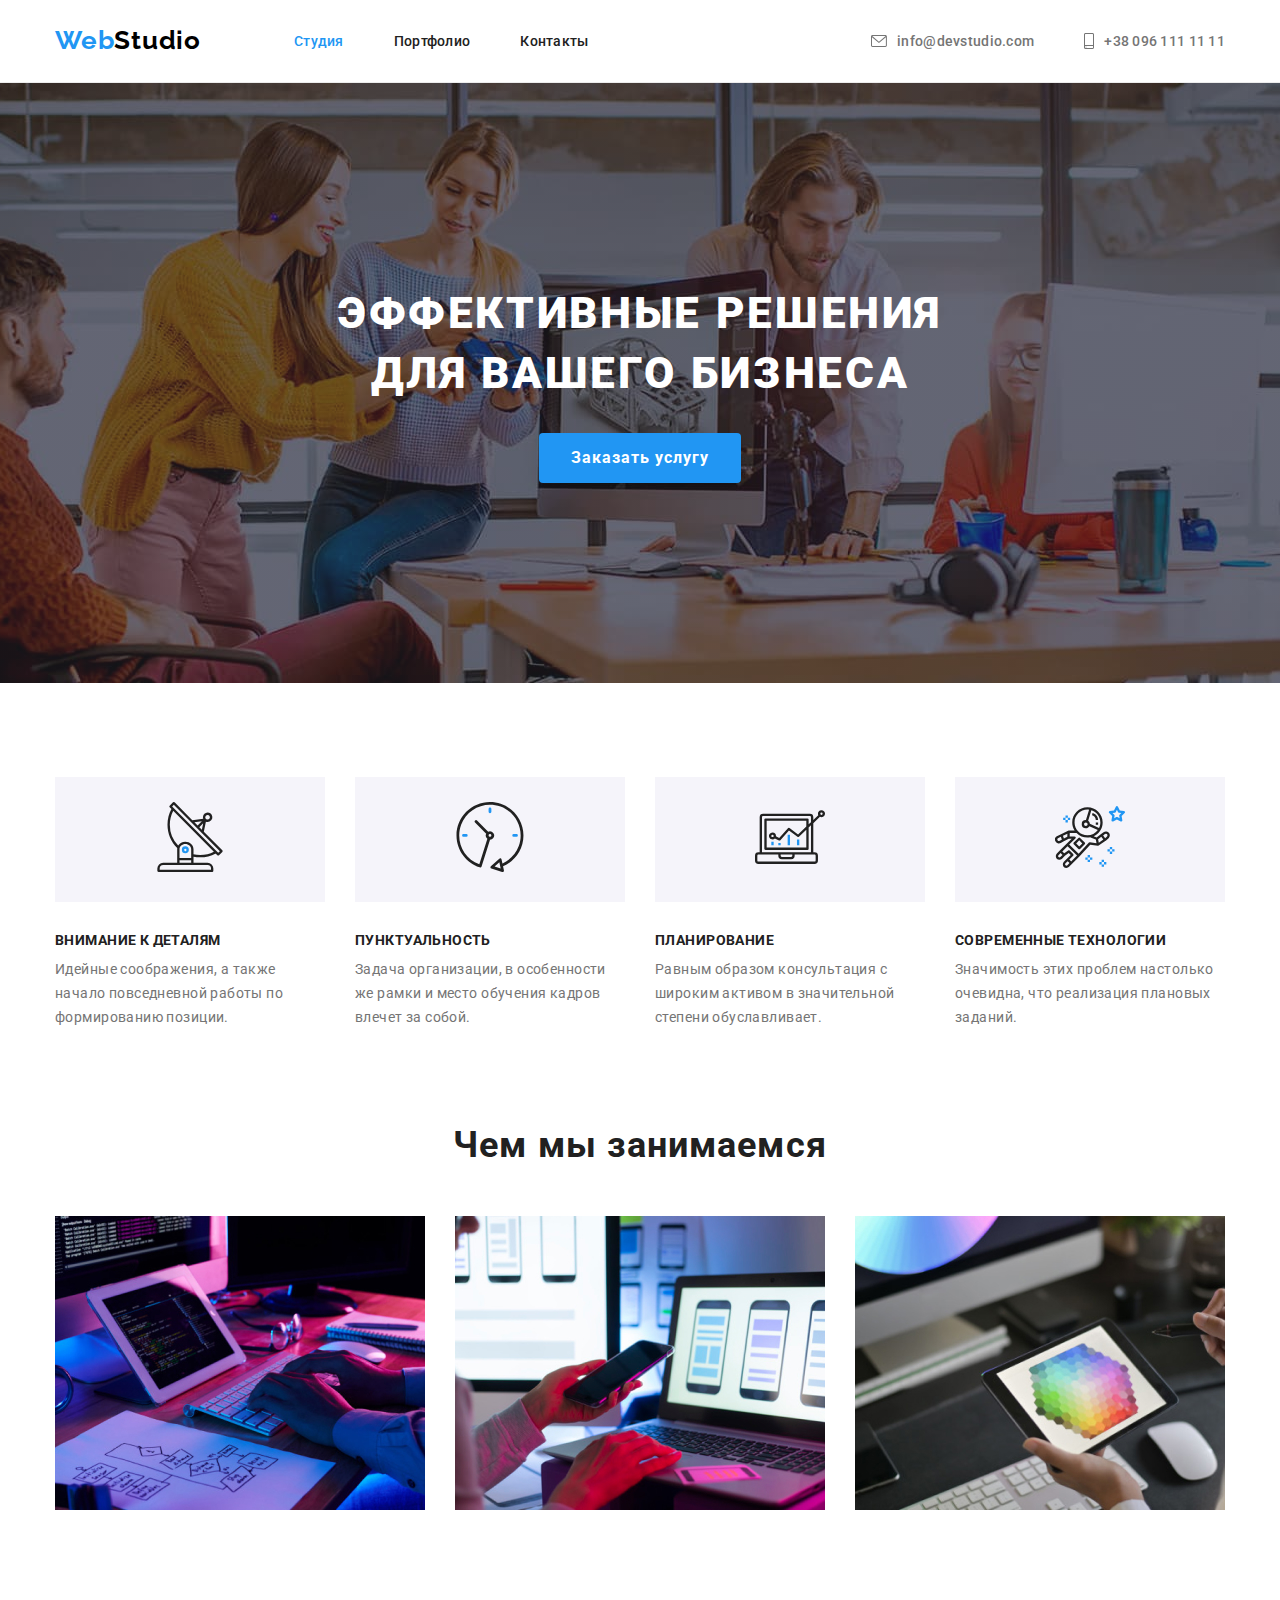
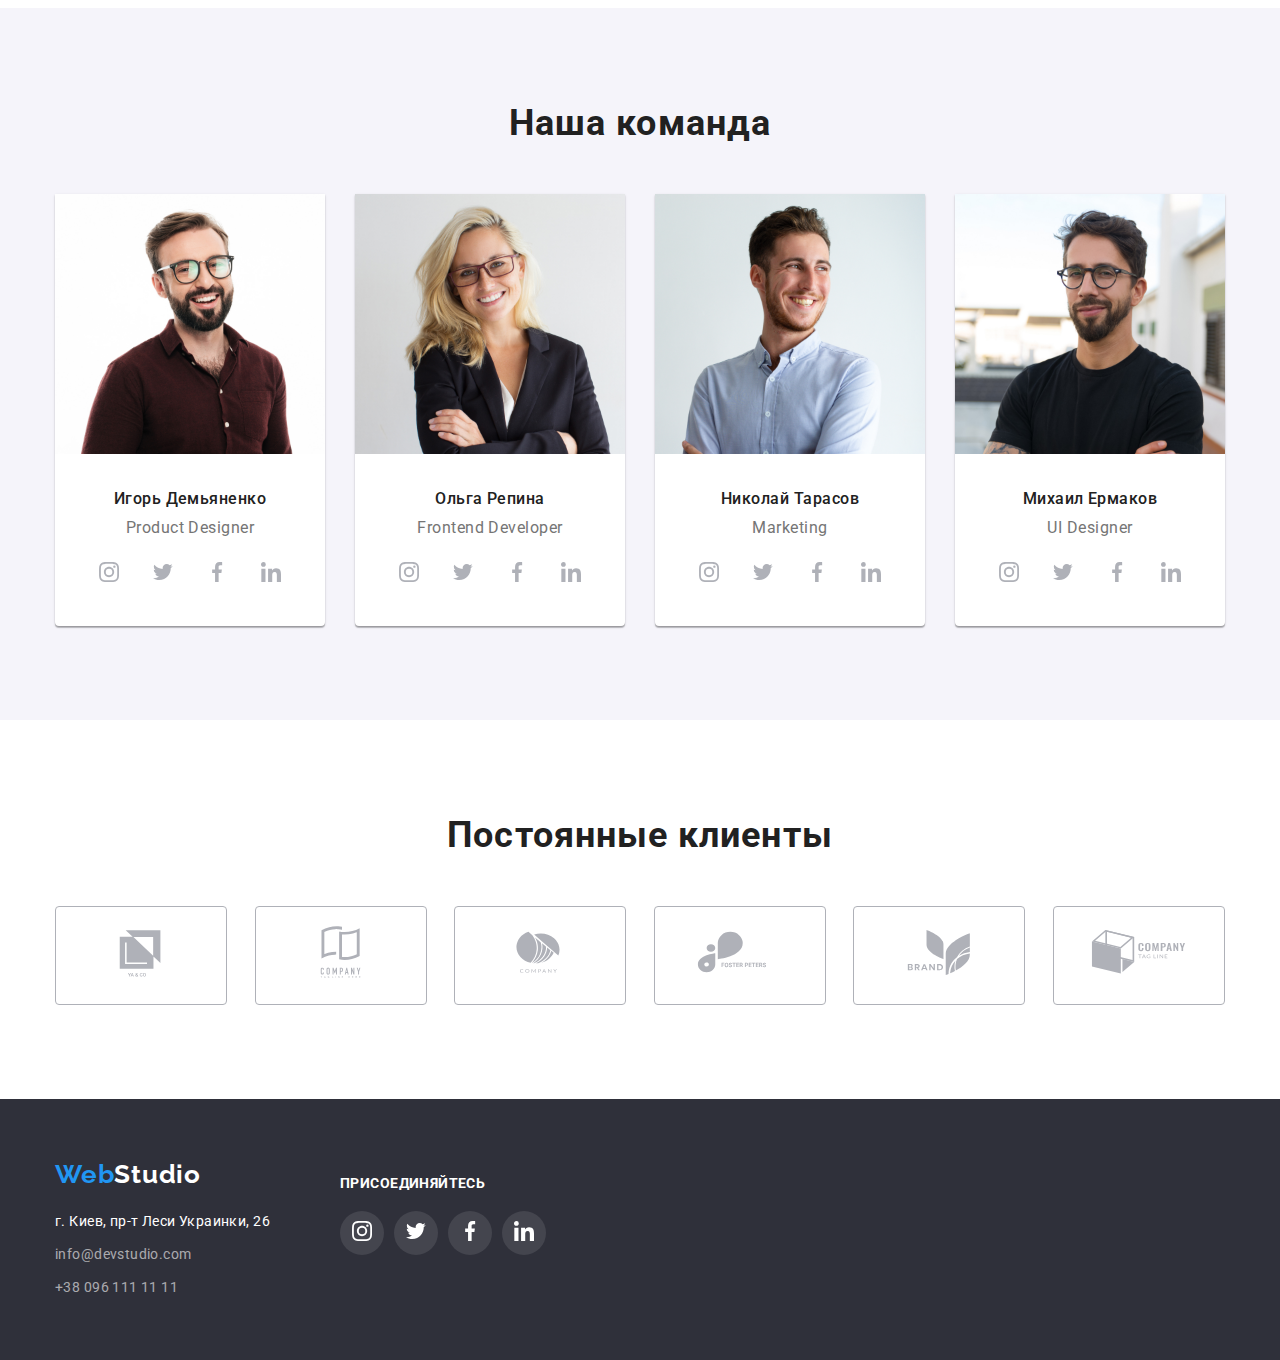
<file: index.html>
<!DOCTYPE html>
<html lang="ru">
<head>
    <meta charset="UTF-8">
    <meta http-equiv="X-UA-Compatible" content="IE=edge">
    <meta name="viewport" content="width=device-width, initial-scale=1.0">
    <title>goit-markup-hw-01</title>
    <link rel="preconnect" href="https://fonts.gstatic.com">
    <link href="https://fonts.googleapis.com/css2?family=Raleway:wght@700&family=Roboto:wght@400;500;700;900&display=swap"
        rel="stylesheet">
    <link rel="stylesheet" href="https://cdnjs.cloudflare.com/ajax/libs/modern-normalize/1.0.0/modern-normalize.min.css">
    <link rel="stylesheet" href="./css/styles.css">
</head>
<body>
    <header class="page-header">
        <div class="container nav-media">
            <nav class="main-nav">
                <a href="./index.html" class="logo"> <span class="logo-primary">Web</span>Studio</a>
                <ul class="site-nav">
                    <li class="item"><a href="./index.html" class="link current">Студия</a></li>
                    <li class="item"><a href="./portfolio.html" class="link">Портфолио</a></li>
                    <li class="item"><a href="" class="link">Контакты</a></li>
                </ul>
            </nav>
            <ul class="site-media">
                <li class="item"><a href="mailto:info@devstudio.com" class="link"><svg class="icon" width="16px" height="12px">
                    <use href="./images/svg/symbol-defs.svg#envelope"></use>
                </svg>info@devstudio.com</a></li>
                <li class="item"><a href="tel:+380961111111" class="link"><svg class="icon" width="10px" height="16px">
                    <use href="./images/svg/symbol-defs.svg#smartphone"></use>
                </svg>+38 096 111 11 11</a></li>
            </ul>
        </div>
    </header>

    <main>
        <section class="hero">
            <div class="container">
                <h1 class="hero-title">Эффективные решения <br />для вашего бизнеса</h1>
                <button type="button" class="button primary">Заказать услугу</button>
            </div>
        </section>
        <section class="section">
            <div class="container">
                <h2 class="visually-hidden">Наши преимущества</h2>
                <ul class="features">
                    <li class="item">
                        <div class="features-icon">
                            <svg class="icon" width="70px" height="70px">
                                <use href="./images/svg/symbol-defs.svg#antenna1"></use>
                            </svg>
                        </div>  
                        <h3 class="features-title">Внимание к деталям</h3>
                        <p class="features-description">
                            Идейные соображения, а также начало повседневной работы по формированию позиции.
                        </p>
                    </li>
                    <li class="item">
                        <div class="features-icon">
                            <svg class="icon" width="70px" height="70px">
                                <use href="./images/svg/symbol-defs.svg#clock1"></use>
                            </svg>
                        </div>
                        <h3 class="features-title">Пунктуальность</h3>
                        <p class="features-description">
                            Задача организации, в особенности же рамки и место обучения кадров влечет за собой.
                        </p>
                    </li>
                    <li class="item">
                        <div class="features-icon">
                            <svg class="icon" width="70px" height="70px">
                                <use href="./images/svg/symbol-defs.svg#diagram1"></use>
                            </svg>
                        </div>
                        <h3 class="features-title">Планирование</h3>
                        <p class="features-description">
                            Равным образом консультация с широким активом в значительной степени обуславливает.
                        </p>
                    </li>
                    <li class="item">
                        <div class="features-icon">
                            <svg class="icon" width="70px" height="70px">
                                <use href="./images/svg/symbol-defs.svg#astronaut1"></use>
                            </svg>
                        </div>
                        <h3 class="features-title">Современные технологии</h3>
                        <p class="features-description">Значимость этих проблем настолько очевидна, что реализация плановых заданий.</p>
                    </li>
                </ul>
            </div>
        </section>
        <section class="section">
          <div class="container">
                <h2 class="section-title">Чем мы занимаемся</h2>
                <ul class="speciality">
                    <li class="item"><img src="./images/box1.jpg" alt="box1" width="370"></li>
                    <li class="item"><img src="./images/box2.jpg" alt="box2" width="370"></li>
                    <li class="item"><img src="./images/box3.jpg" alt="box3" width="370"></li>
                </ul>
          </div>
        </section>
        <section class="section section-team">
            <div class="container">
                <h2 class="section-title">Наша команда</h2>
                <ul class="team">
                    <li class="member-list">
                        <img src="./images/img1.jpg" alt="img1" width="270">
                        <div class="member-info">
                            <p class="team-member">Игорь Демьяненко</p>
                            <p class="team-position">Product Designer</p>
                        </div>
                        <div class="socials">
                            <ul class="member-socials">
                                <li class="item">
                                    <button type="button" class="button"><svg class="button-socials" width="20px" height="20px">
                                            <use href="./images/svg/symbol-defs.svg#instagram"></use>
                                        </svg></button>
                                </li>
                                <li class="item">
                                    <button type="button" class="button"><svg class="button-socials" width="20px" height="20px">
                                        <use href="./images/svg/symbol-defs.svg#twitter"></use>
                                    </svg></button></li>
                                    
                                </li>
                                <li class="item">
                                    <button type="button" class="button"><svg class="button-socials" width="20px" height="20px">
                                            <use href="./images/svg/symbol-defs.svg#facebook"></use>
                                        </svg></button>
                                </li>
                                <li class="item">
                                    <button type="button" class="button"><svg class="button-socials" width="20px" height="20px">
                                            <use href="./images/svg/symbol-defs.svg#linkedin"></use>
                                        </svg></button>
                                </li>
                            </ul>
                        </div>
                    </li>
                    <li class="member-list">
                        <img src="./images/img2.jpg" alt="img2" width="270">
                        <div class="member-info">
                            <p class="team-member">Ольга Репина</p>
                            <p class="team-position">Frontend Developer</p>
                        </div>
                        <div class="socials">
                            <ul class="member-socials">
                                <li class="item">
                                    <button type="button" class="button"><svg class="button-socials" width="20px" height="20px">
                                            <use href="./images/svg/symbol-defs.svg#instagram"></use>
                                        </svg></button>
                                </li>
                                <li class="item">
                                    <button type="button" class="button"><svg class="button-socials" width="20px" height="20px">
                                            <use href="./images/svg/symbol-defs.svg#twitter"></use>
                                        </svg></button>
                                </li>
                        
                                </li>
                                <li class="item">
                                    <button type="button" class="button"><svg class="button-socials" width="20px" height="20px">
                                            <use href="./images/svg/symbol-defs.svg#facebook"></use>
                                        </svg></button>
                                </li>
                                <li class="item">
                                    <button type="button" class="button"><svg class="button-socials" width="20px" height="20px">
                                            <use href="./images/svg/symbol-defs.svg#linkedin"></use>
                                        </svg></button>
                                </li>
                            </ul>
                        </div>
                    </li>
                    <li class="member-list">
                        <img src="./images/img3.jpg" alt="img3" width="270">
                        <div class="member-info">
                            <p class="team-member">Николай Тарасов</p>
                            <p class="team-position">Marketing</p>
                        </div>
                        <div class="socials">
                            <ul class="member-socials">
                                <li class="item">
                                    <button type="button" class="button"><svg class="button-socials" width="20px" height="20px">
                                            <use href="./images/svg/symbol-defs.svg#instagram"></use>
                                        </svg></button>
                                </li>
                                <li class="item">
                                    <button type="button" class="button"><svg class="button-socials" width="20px" height="20px">
                                            <use href="./images/svg/symbol-defs.svg#twitter"></use>
                                        </svg></button>
                                </li>
                        
                                </li>
                                <li class="item">
                                    <button type="button" class="button"><svg class="button-socials" width="20px" height="20px">
                                            <use href="./images/svg/symbol-defs.svg#facebook"></use>
                                        </svg></button>
                                </li>
                                <li class="item">
                                    <button type="button" class="button"><svg class="button-socials" width="20px" height="20px">
                                            <use href="./images/svg/symbol-defs.svg#linkedin"></use>
                                        </svg></button>
                                </li>
                            </ul>
                        </div>
                    </li>
                    <li class="member-list">
                        <img src="./images/img4.jpg" alt="img4" width="270">
                        <div class="member-info">
                            <p class="team-member">Михаил Ермаков</p>
                            <p class="team-position">UI Designer</p>
                        </div>
                        <div class="socials">
                            <ul class="member-socials">
                                <li class="item">
                                    <button type="button" class="button"><svg class="button-socials" width="20px" height="20px">
                                            <use href="./images/svg/symbol-defs.svg#instagram"></use>
                                        </svg></button>
                                </li>
                                <li class="item">
                                    <button type="button" class="button"><svg class="button-socials" width="20px" height="20px">
                                        <use href="./images/svg/symbol-defs.svg#twitter"></use>
                                    </svg></button></li>
                                    
                                </li>
                                <li class="item">
                                    <button type="button" class="button"><svg class="button-socials" width="20px" height="20px">
                                            <use href="./images/svg/symbol-defs.svg#facebook"></use>
                                        </svg></button>
                                </li>
                                <li class="item">
                                    <button type="button" class="button"><svg class="button-socials" width="20px" height="20px">
                                            <use href="./images/svg/symbol-defs.svg#linkedin"></use>
                                        </svg></button>
                                </li>
                            </ul>
                        </div>
                    </li>
                
                </ul>
            </div>
        </section>
        <section class="section">
            <div class="container">
                <h2 class="section-title">Постоянные клиенты</h2>
                <ul class="clients-icons">
                    <li class="item">
                        <button type="button" class="button"><svg class="button-clients" width="106px" height="60px">
                        <use href="./images/svg/symbol-defs.svg#Client1"></use>
                    </svg> </button>
                    </li>
                    <li class="item">
                        <button type="button" class="button"><svg class="button-clients" width="106px" height="60px">
                                <use href="./images/svg/symbol-defs.svg#Client2"></use>
                            </svg> </button>
                    </li>
                    <li class="item">
                        <button type="button" class="button"><svg class="button-clients" width="106px" height="60px">
                                <use href="./images/svg/symbol-defs.svg#Client3"></use>
                            </svg> </button>
                    </li>
                    <li class="item">
                        <button type="button" class="button"><svg class="button-clients" width="106px" height="60px">
                                <use href="./images/svg/symbol-defs.svg#Client4"></use>
                            </svg> </button>
                    </li>
                    <li class="item">
                        <button type="button" class="button"><svg class="button-clients" width="106px" height="60px">
                                <use href="./images/svg/symbol-defs.svg#Client5"></use>
                            </svg> </button>
                    </li>
                    <li class="item">
                        <button type="button" class="button"><svg class="button-clients" width="106px" height="60px">
                                <use href="./images/svg/symbol-defs.svg#Client6"></use>
                            </svg> </button>
                    </li>
                </ul>
            </div>
        </section>
        
    </main>

    <footer class="footer">
        <div class="container">
            <div class="address-info">
                <a href="./index.html" class="logo"> <span class="logo-primary">Web</span>Studio</a>
                <address>
                    <ul class="address">
                        <li>
                            <p class="item">г. Киев, пр-т Леси Украинки, 26</p>
                        </li>
                        <li class="media">
                            <p class="item">info@devstudio.com</p>
                        </li>
                        <li class="media">
                            <p class="item">+38 096 111 11 11</p>
                        </li>
                    </ul>
                </address>
            </div>
            <div class="social">
                    <p class="social-invite">присоединяйтесь</p>
                    <ul class="footer-socials">
                        <li class="item">
                            <button type="button" class="button"><svg class="button-socials" width="20px" height="20px">
                                    <use href="./images/svg/symbol-defs.svg#instagram"></use>
                                </svg></button>
                        </li>
                        <li class="item">
                            <button type="button" class="button"><svg class="button-socials" width="20px" height="20px">
                                    <use href="./images/svg/symbol-defs.svg#twitter"></use>
                                </svg></button>
                        </li>
                    
                        </li>
                        <li class="item">
                            <button type="button" class="button"><svg class="button-socials" width="20px" height="20px">
                                    <use href="./images/svg/symbol-defs.svg#facebook"></use>
                                </svg></button>
                        </li>
                        <li class="item">
                            <button type="button" class="button"><svg class="button-socials" width="20px" height="20px">
                                    <use href="./images/svg/symbol-defs.svg#linkedin"></use>
                                </svg></button>
                        </li>
                    </ul>

            </div>
        </div>
    </footer>
</body>
</html>
</file>
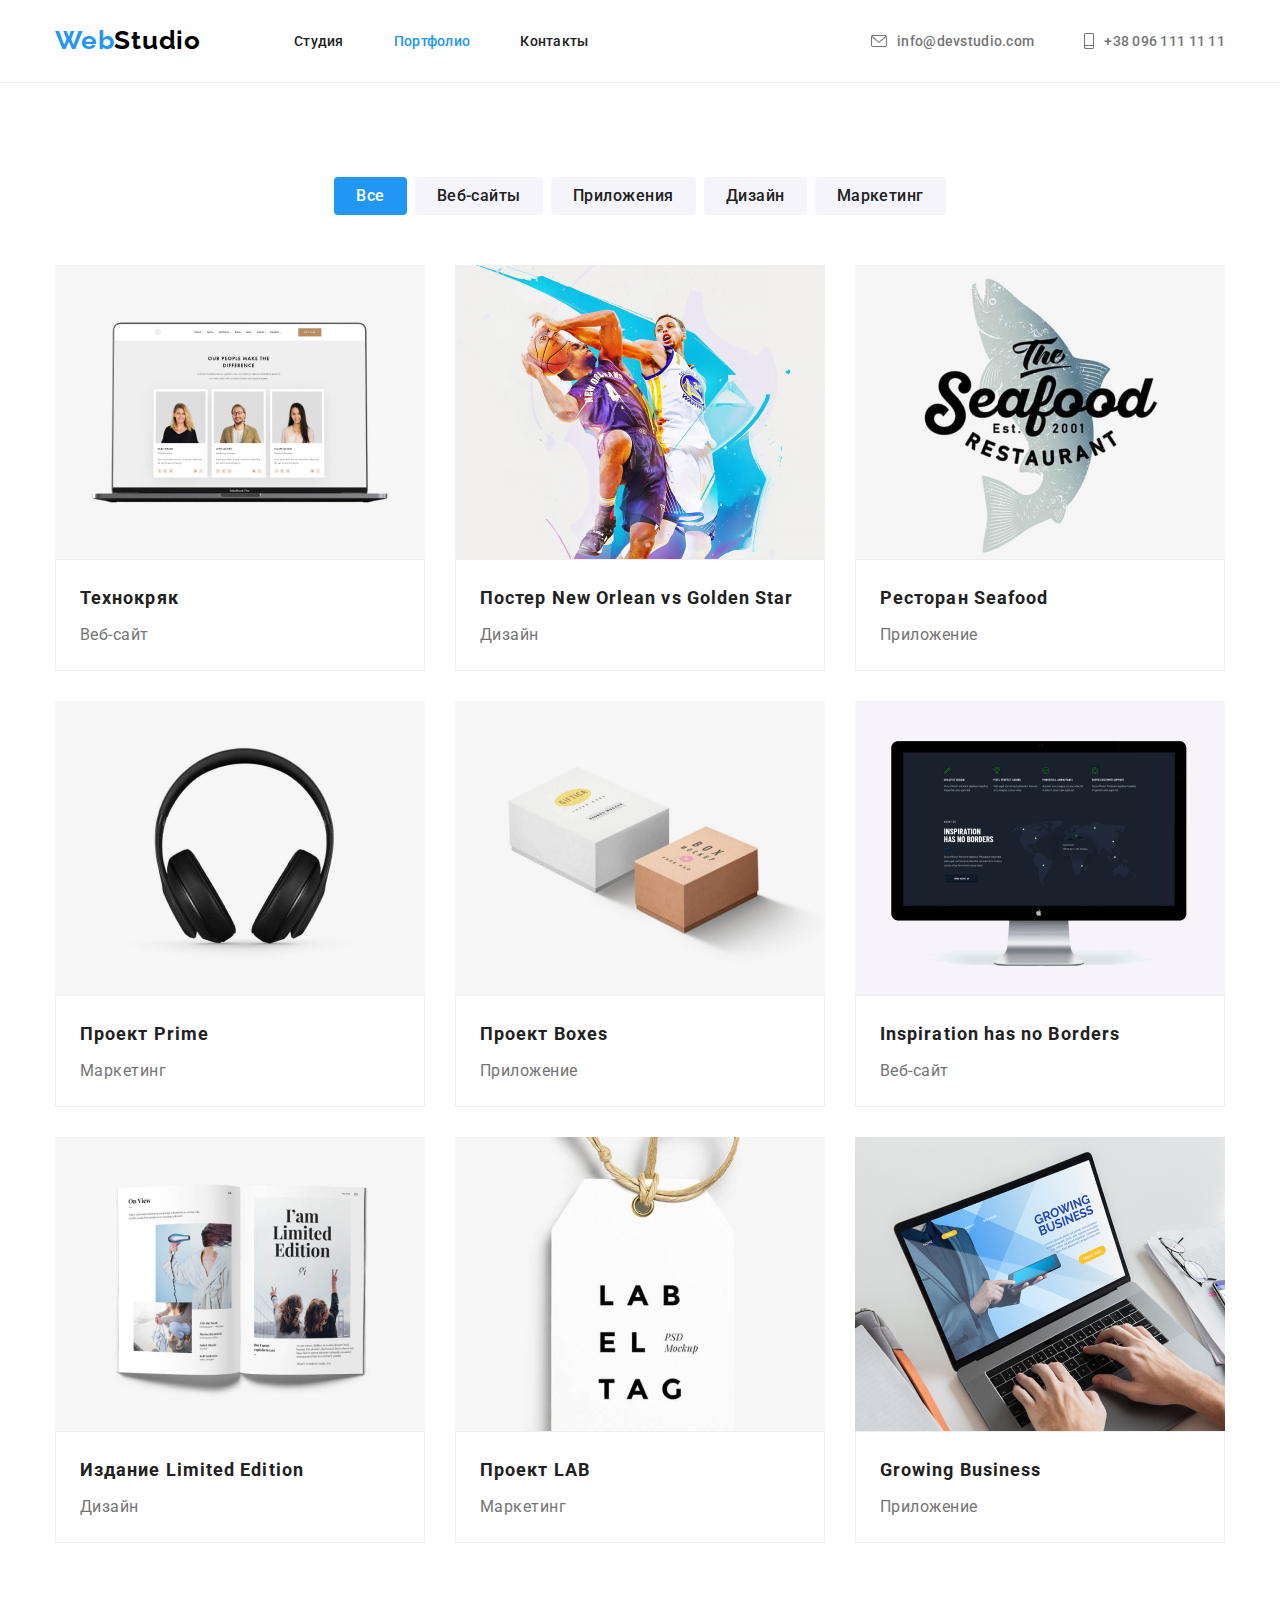
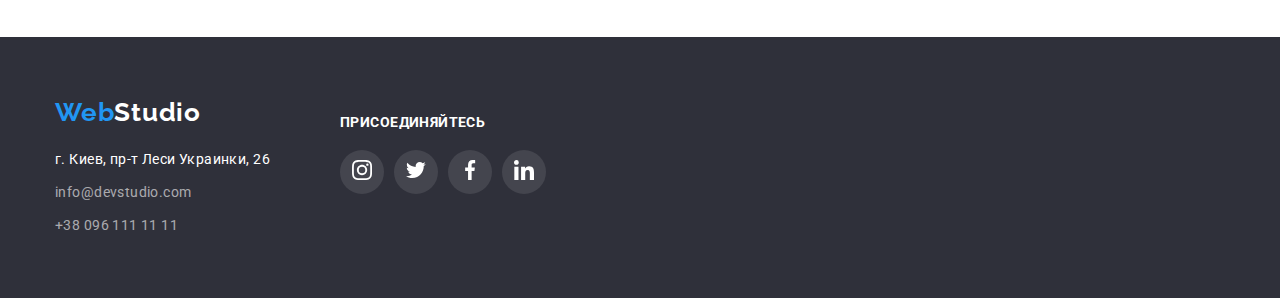
<file: portfolio.html>
<!DOCTYPE html>
<html lang="ru">
<head>
    <meta charset="UTF-8">
    <meta http-equiv="X-UA-Compatible" content="IE=edge">
    <meta name="viewport" content="width=device-width, initial-scale=1.0">
    <title>goit-markup-hw-01</title>
    <link rel="preconnect" href="https://fonts.gstatic.com">
    <link href="https://fonts.googleapis.com/css2?family=Raleway:wght@700&family=Roboto:wght@400;500;700;900&display=swap"
        rel="stylesheet">
    <link rel="stylesheet" href="https://cdnjs.cloudflare.com/ajax/libs/modern-normalize/1.0.0/modern-normalize.min.css">
    <link rel="stylesheet" href="./css/styles.css">
</head>
<body>
    <header class="page-header">
        <div class="container nav-media">
               <nav class="main-nav">
                <a href="./index.html" class="logo"> <span class="logo-primary">Web</span>Studio</a>
                <ul class="site-nav">
                    <li class="item"><a href="./index.html" class="link">Студия</a></li>
                    <li class="item"><a href="./portfolio.html" class="link current">Портфолио</a></li>
                    <li class="item"><a href="" class="link">Контакты</a></li>
                </ul>
            </nav>
            <ul class="site-media">
                <li class="item"><a href="mailto:info@devstudio.com" class="link"><svg class="icon" width="16px"
                            height="12px">
                            <use href="./images/svg/symbol-defs.svg#envelope"></use>
                        </svg>info@devstudio.com</a></li>
                <li class="item"><a href="tel:+380961111111" class="link"><svg class="icon" width="10px" height="16px">
                            <use href="./images/svg/symbol-defs.svg#smartphone"></use>
                        </svg>+38 096 111 11 11</a></li>
            </ul>
        </div>
    </header>

    <main>
        <section class="portfolio"> 
            <div class="container">
                <h1 class="visually-hidden">Portfolio</h1>
                <ul class="filter">
                    <li class="item"><button type="button" class="button current">Все</button></li>
                    <li class="item"><button type="button" class="button">Веб-сайты</button></li>
                    <li class="item"><button type="button" class="button">Приложения</button></li>
                    <li class="item"><button type="button" class="button">Дизайн</button></li>
                    <li class="item"><button type="button" class="button">Маркетинг</button></li>
                </ul>
                <ul class="examples">
                    <li class="example-list">
                        <img src="./images/portfolio1.jpg" alt="portfolio1" class="example-image">
                        <div class="example">
                            <p class="example-name">Технокряк</p>
                            <p class="example-filter">Веб-сайт</p>
                        </div>
                    </li>
                    <li class="example-list">
                        <img src="./images/portfolio2.jpg" alt="portfolio2" class="example-image">
                        <div class="example">
                            <p class="example-name">Постер New Orlean vs Golden Star</p>
                            <p class="example-filter">Дизайн</p>
                        </div>
                    </li>
                    <li class="example-list">
                        <img src="./images/portfolio3.jpg" alt="portfolio3" class="example-image">
                        <div class="example">
                            <p class="example-name">Ресторан Seafood</p>
                            <p class="example-filter">Приложение</p>
                        </div>
                    </li>
                    <li class="example-list">
                        <img src="./images/portfolio4.jpg" alt="portfolio4" class="example-image">
                        <div class="example">
                            <p class="example-name">Проект Prime</p>
                            <p class="example-filter">Маркетинг</p>
                        </div>
                    </li>
                    <li class="example-list">
                        <img src="./images/portfolio5.jpg" alt="portfolio5" class="example-image">
                        <div class="example">
                            <p class="example-name">Проект Boxes</p>
                            <p class="example-filter">Приложение</p>
                        </div>
                    </li>
                    <li class="example-list">
                        <img src="./images/portfolio6.jpg" alt="portfolio6" class="example-image">
                        <div class="example">
                            <p class="example-name">Inspiration has no Borders</p>
                            <p class="example-filter">Веб-сайт</p>
                        </div>
                    </li>
                    <li class="example-list">
                        <img src="./images/portfolio7.jpg" alt="portfolio7" class="example-image">
                        <div class="example">
                            <p class="example-name">Издание Limited Edition</p>
                            <p class="example-filter">Дизайн</p>
                        </div>
                    </li>
                    <li class="example-list">
                        <img src="./images/portfolio8.jpg" alt="portfolio8" class="example-image">
                        <div class="example">
                            <p class="example-name">Проект LAB</p>
                            <p class="example-filter">Маркетинг</p>
                        </div>
                    </li>
                    <li class="example-list">
                        <img src="./images/portfolio9.jpg" alt="portfolio9" class="example-image">
                        <div class="example">
                            <p class="example-name">Growing Business</p>
                            <p class="example-filter">Приложение</p>
                        </div>
                    </li>
                </ul>
            </div>
        </section>

    </main>

    <footer class="footer">
        <div class="container">
            <div class="address-info">
                <a href="./index.html" class="logo"> <span class="logo-primary">Web</span>Studio</a>
                <address>
                    <ul class="address">
                        <li>
                            <p class="item">г. Киев, пр-т Леси Украинки, 26</p>
                        </li>
                        <li class="media">
                            <p class="item">info@devstudio.com</p>
                        </li>
                        <li class="media">
                            <p class="item">+38 096 111 11 11</p>
                        </li>
                    </ul>
                </address>
            </div>
            <div class="social">
                <p class="social-invite">присоединяйтесь</p>
                <ul class="footer-socials">
                    <li class="item">
                        <button type="button" class="button"><svg class="button-socials" width="20px" height="20px">
                                <use href="./images/svg/symbol-defs.svg#instagram"></use>
                            </svg></button>
                    </li>
                    <li class="item">
                        <button type="button" class="button"><svg class="button-socials" width="20px" height="20px">
                                <use href="./images/svg/symbol-defs.svg#twitter"></use>
                            </svg></button>
                    </li>
    
                    </li>
                    <li class="item">
                        <button type="button" class="button"><svg class="button-socials" width="20px" height="20px">
                                <use href="./images/svg/symbol-defs.svg#facebook"></use>
                            </svg></button>
                    </li>
                    <li class="item">
                        <button type="button" class="button"><svg class="button-socials" width="20px" height="20px">
                                <use href="./images/svg/symbol-defs.svg#linkedin"></use>
                            </svg></button>
                    </li>
                </ul>
    
            </div>
        </div>
    </footer>
 </body>
</html>
</file>
<file: css/styles.css>
:root {
  --nav-text-color: rgba(33, 33, 33, 1);
  --title-text-color: rgba(33, 33, 33, 1);
  --text-color: rgba(117, 117, 117, 1);
  --accent-color: rgba(33, 150, 243, 1);
  --primary-bg-color: #ffffff;
  --secondary-bg-color: rgba(47, 48, 58, 1);
  --white-color: rgba(255, 255, 255, 1);
  --button-background: rgba(245, 244, 250, 1);
  --card-set-gap: 30px;
  --socials-color: #afb1b8;
}

body {
  background-color: var(--primary-bg-color);
  color: var(--text-color);
  font-family: Roboto;
}

/* Header */

.page-header {
  border-bottom: 1px solid #ececec;
}

.container {
  width: 1200px;
  padding-left: 15px;
  padding-right: 15px;
  margin: 0 auto;
}

.nav-media {
  display: flex;
  align-items: center;
}

.main-nav {
  display: flex;
  align-items: center;
}

.site-nav {
  display: flex;
  list-style: none;
  margin-left: 93px;
}

.site-media {
  list-style: none;
  display: flex;
  margin-left: auto;
  align-items: center;
}

.site-nav .item:not(:last-child) {
  margin-right: 50px;
}

.site-nav .item,
.site-media .item {
  padding-top: 32px;
  padding-bottom: 32px;
}

.site-media .item:not(:last-child) {
  margin-right: 50px;
}

.logo {
  color: rgba(0, 0, 0, 1);
  font-family: Raleway;
  font-weight: bold;
  font-size: 26px;
  line-height: 1.192;
  letter-spacing: 0.03em;
  text-decoration: none;
  padding-bottom: 25px;
  padding-top: 24px;
}

.logo-primary {
  color: rgba(33, 150, 243, 1);
}

.logo:hover,
.logo:focus {
  color: var(--accent-color);
}

.site-nav .link {
  color: var(--nav-text-color);
  font-weight: 500;
  font-size: 14px;
  line-height: 1.143;
  letter-spacing: 0.02em;
  text-decoration: none;
}

.site-nav .link:hover,
.site-nav .link:focus,
.site-media .link:hover,
.site-media .link:focus {
  color: var(--accent-color);
}

.site-nav .link.current {
  color: var(--accent-color);
}

.site-media .link {
  display: flex;
  align-items: center;
  color: var(--text-color);
  font-weight: 500;
  font-size: 14px;
  line-height: 1.143;
  letter-spacing: 0.02em;
  text-decoration: none;
}

.site-media,
.site-nav {
  padding: 0px;
  margin-top: 0;
  margin-bottom: 0;
}

.site-media .icon {
  margin-right: 10px;
  fill: currentColor;
}

/* Main */
/* hero-section */

.hero {
  max-width: 1600px;
  height: 600px;
  background-color: var(--secondary-bg-color);
  background-image: linear-gradient(
      to right,
      rgba(47, 48, 58, 0.4),
      rgba(47, 48, 58, 0.4)
    ),
    url(../images/img9.jpg);
  background-repeat: no-repeat;
  background-position: center;
  padding-top: 200px;
  padding-bottom: 200px;
  margin: auto;
}

.hero-title {
  margin-top: 0px;
  margin-bottom: 30px;
  margin-left: auto;
  margin-right: auto;
  color: var(--white-color);
  font-weight: 900;
  font-size: 44px;
  line-height: 1.364;
  text-align: center;
  letter-spacing: 0.06em;
  text-transform: uppercase;
}

.button.primary {
  color: var(--white-color);
  background-color: var(--accent-color);
  box-shadow: 0px 4px 4px rgba(0, 0, 0, 0.15);
  border-radius: 4px;
  font-weight: bold;
  font-size: 16px;
  line-height: 1.875;
  display: flex;
  align-items: center;
  text-align: center;
  letter-spacing: 0.06em;
  font-family: inherit;
  cursor: pointer;
  padding: 10px 32px;
  border: 0px;
  margin: auto;
}

/* features-section */

.visually-hidden {
  position: absolute;
  clip: rect(0 0 0 0);
  width: 1px;
  height: 1px;
  margin: -1px;
}
.section {
  padding-top: 94px;
}

.section-title {
  color: var(--title-text-color);
  font-weight: bold;
  font-size: 36px;
  line-height: 1.167;
  text-align: center;
  letter-spacing: 0.03em;
  margin: 0;
  margin-bottom: 50px;
}

.features {
  display: flex;
  list-style: none;
  padding: 0px;
  margin-top: 0;
  margin-bottom: 0;
}

.features .item {
  width: 270px;
}

.features-icon {
  text-align: center;
  background-color: #f5f4fa;
  padding: 25px 100px;
  margin-bottom: 30px;
}

.features .item:not(:last-child) {
  margin-right: 30px;
}

.features-title {
  color: var(--title-text-color);
  font-weight: bold;
  font-size: 14px;
  line-height: 1.143;
  letter-spacing: 0.03em;
  text-transform: uppercase;
  margin-top: 0px;
  margin-bottom: 10px;
}

.features-description {
  font-weight: normal;
  font-size: 14px;
  line-height: 1.714;
  letter-spacing: 0.03em;
  margin: 0;
}

/* speciality */

.speciality {
  display: flex;
  list-style: none;
  padding-bottom: 94px;
  margin: 0 auto;
  padding-left: 0;
}

.speciality .item:not(:last-child) {
  margin-right: 30px;
}

/* team */

.team {
  display: flex;
  list-style: none;
  padding-bottom: 94px;
  padding-left: 0;
  margin: 0;
}

.team .member-list:not(:last-child) {
  margin-right: 30px;
}

.section-team {
  background-color: rgba(245, 244, 250, 1);
}

.member-list {
  background-color: var(--primary-bg-color);
  text-align: center;
  width: 270px;
  box-shadow: 0px 1px 3px rgba(0, 0, 0, 0.12), 0px 1px 1px rgba(0, 0, 0, 0.14),
    0px 2px 1px rgba(0, 0, 0, 0.2);
  border-radius: 0px 0px 4px 4px;
}

.member-info {
  padding-top: 30px;
  margin-bottom: 16px;
}

.team-member {
  color: var(--title-text-color);
  font-weight: 500;
  font-size: 16px;
  line-height: 1.187;
  letter-spacing: 0.03em;
  margin: 0 0 10px 0;
}

.team-position {
  font-size: 16px;
  line-height: 1.187;
  text-align: center;
  letter-spacing: 0.03em;
  margin: 0;
}

.socials {
  padding: 0 32px 30px 32px;
}

.member-socials {
  display: flex;
  justify-content: space-between;
  list-style: none;
  padding-left: 0;
  margin: 0;
}

.member-socials .button {
  width: 44px;
  height: 44px;
  border: none;
  padding: 0;
  background-color: var(--primary-bg-color);
  border-radius: 50%;
  cursor: pointer;
  color: var(--socials-color);
}

.button-socials {
  fill: currentColor;
}

.button:hover,
.button:focus {
  background-color: var(--accent-color);
  color: var(--white-color);
}

.clients-icons {
  display: flex;
  justify-content: space-between;
  list-style: none;
  padding-left: 0;
  padding-bottom: 94px;
  margin: 0;
}

.clients-icons .button {
  padding: 16px 32px;
  background-color: var(--primary-bg-color);
  border-radius: 50%;
  border: 1px solid #afb1b8;
  box-sizing: border-box;
  border-radius: 4px;
  cursor: pointer;
  color: var(--socials-color);
}

.button-clients {
  fill: currentColor;
}

.clients-icons .button:hover,
.clients-icons .button:focus {
  color: var(--accent-color);
  border-color: var(--accent-color);
}

/* footer */

.footer {
  display: flex;
  background-color: var(--secondary-bg-color);
  max-width: 1600px;
  margin: 0 auto;
}

.footer .container {
  display: flex;
  align-items: center;
}

.footer .logo {
  display: inline-block;
  color: var(--white-color);
  margin: 0 0 20px 0;
  padding: 0;
}

.address {
  display: inline-block;
  color: var(--white-color);
  font-family: Roboto;
  font-style: normal;
  font-weight: normal;
  font-size: 14px;
  line-height: 1.714;
  letter-spacing: 0.03em;
  list-style: none;
  padding-left: 0;
  margin: 0;
  padding-bottom: 60px;
}

.address .item {
  margin: 0;
}

.footer .media {
  color: rgba(255, 255, 255, 0.6);
  margin-top: 9px;
}

.footer-socials {
  display: flex;
  align-items: center;
  list-style: none;
  padding-left: 0;
  margin: 0;
}

.social-invite {
  font-weight: bold;
  font-size: 14px;
  line-height: 1.143;
  letter-spacing: 0.03em;
  text-transform: uppercase;
  color: var(--white-color);
  margin: 0;
  margin-bottom: 20px;
}

.footer-socials .button {
  width: 44px;
  height: 44px;
  border: none;
  padding: 0;
  background-color: rgba(255, 255, 255, 0.1);
  border-radius: 50%;
  cursor: pointer;
  color: var(--white-color);
}

.address-info {
  margin-right: 70px;
  padding-top: 60px;
}

.footer .social {
  padding-top: 72px;
  padding-bottom: 100px;
}

.footer-socials .item:not(:last-child) {
  margin-right: 10px;
}

.footer-socials .button:hover,
.footer-socials .button:focus {
  background-color: var(--accent-color);
}

/* portfolio */

.portfolio {
  padding-top: 94px;
  padding-bottom: 94px;
}

.filter {
  display: flex;
  justify-content: center;
  list-style: none;
  padding-left: 0;
  margin: 0 0 50px 0;
}

.filter .item:not(:last-child) {
  margin-right: 8px;
}

.filter .button.current {
  color: var(--white-color);
  background-color: var(--accent-color);
  /* box-shadow: 0px 3px 1px rgba(0, 0, 0, 0.1), 0px 1px 2px rgba(0, 0, 0, 0.08),
    0px 2px 2px rgba(0, 0, 0, 0.12); */
  border-radius: 4px;
  font-weight: 500;
  font-size: 16px;
  line-height: 1.625;
  text-align: center;
  letter-spacing: 0.03em;
  font-family: inherit;
  cursor: pointer;
  padding: 6px 22px;
  border: 0px;
  margin: auto;
}

.filter .button {
  color: var(--title-text-color);
  background-color: var(--button-background);
  border-radius: 4px;
  font-weight: 500;
  font-size: 16px;
  line-height: 1.625;
  text-align: center;
  letter-spacing: 0.03em;
  font-family: inherit;
  cursor: pointer;
  padding: 6px 22px;
  border: 0px;
  margin: auto;
}

.filter .button:hover,
.filter .button:focus {
  box-shadow: 0px 3px 1px rgba(0, 0, 0, 0.1), 0px 1px 2px rgba(0, 0, 0, 0.08),
    0px 2px 2px rgba(0, 0, 0, 0.12);
  background-color: var(--accent-color);
  color: var(--white-color);
}

.example-list:hover,
.example-list:focus {
  box-shadow: 0px 1px 1px rgba(0, 0, 0, 0.12), 0px 4px 4px rgba(0, 0, 0, 0.06),
    1px 4px 6px rgba(0, 0, 0, 0.16);
  cursor: pointer;
}
.examples {
  display: flex;
  flex-wrap: wrap;
  list-style: none;
  padding: 0;
  margin: 0;
  margin-top: calc(-1 * var(--card-set-gap));
  margin-left: calc(-1 * var(--card-set-gap));
}

.examples > .example-list {
  background-color: var(--white-color);
  box-sizing: border-box;
  flex-basis: calc(100% / 3 - var(--card-set-gap));
  margin-left: var(--card-set-gap);
  margin-top: var(--card-set-gap);
}

.example-image {
  display: block;
  max-width: 100%;
  height: auto;
}

.example {
  padding: 20px 24px;
  border: 1px solid #eeeeee;
}

.example-name {
  color: var(--title-text-color);
  font-weight: bold;
  font-size: 18px;
  line-height: 2;
  letter-spacing: 0.06em;
  margin: 0;
  margin-bottom: 4px;
}

.example-filter {
  font-size: 16px;
  line-height: 1.875;
  letter-spacing: 0.03em;
  margin: 0;
}
</file>
